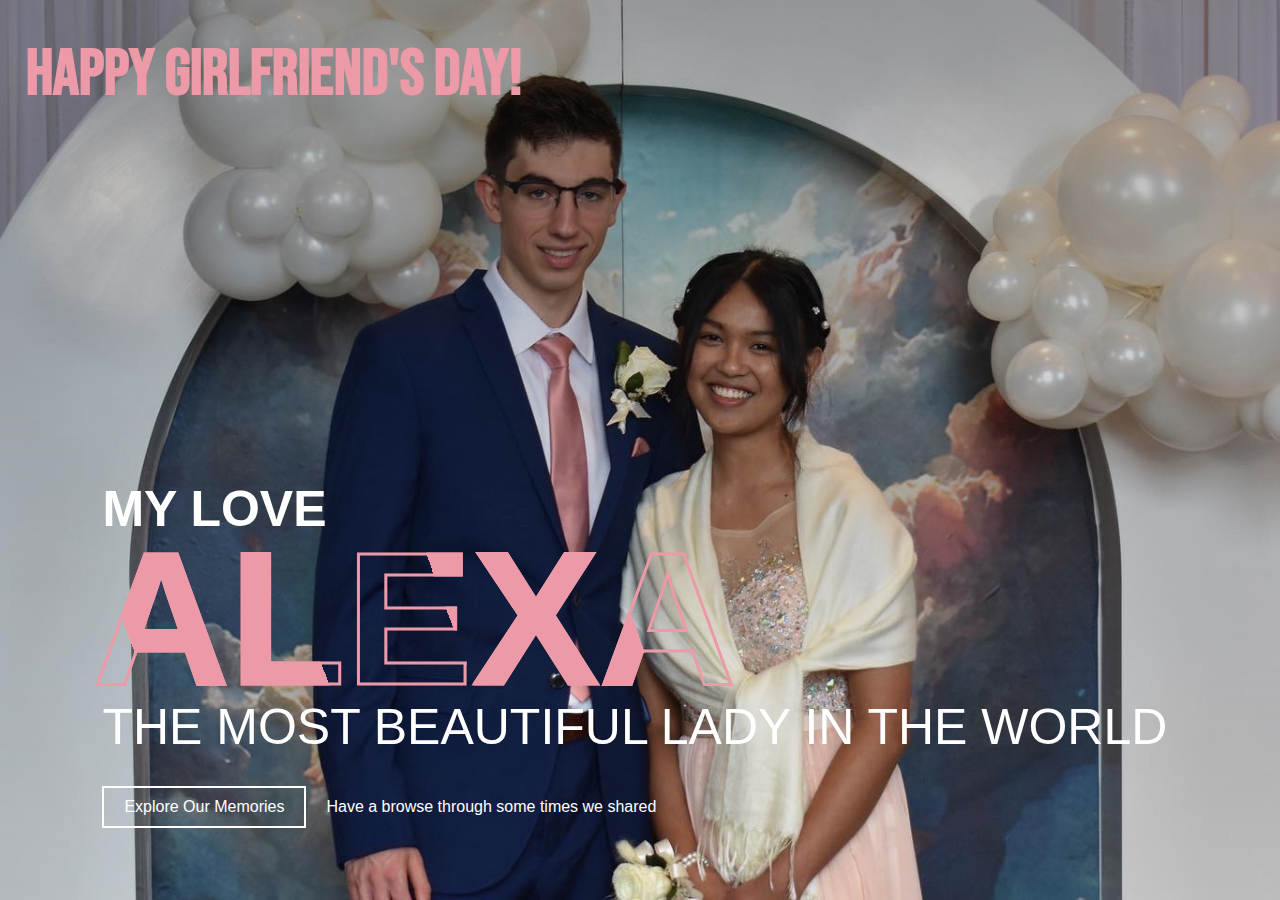
<file: index.html>
<!DOCTYPE html>
<html>
  <head>
    <meta name="viewport" content="width-device-width, initial-scale=1.0">
    <title>Alexa - Homepage</title>
    <link rel="stylesheet" href="styles/homepage.css">
    <link rel="preconnect" href="https://fonts.googleapis.com">
    <link rel="preconnect" href="https://fonts.gstatic.com" crossorigin>
    <link href="https://fonts.googleapis.com/css2?family=Bebas+Neue&display=swap" rel="stylesheet">
  </head>
  <body>
    <div class="container">
      <div class="title-box">
        <h1>HAPPY GIRLFRIEND'S DAY!</h1>
      </div>
      <div class="text-box">
        <p>MY LOVE</p>
        <h1>ALEXA</h1>
        <h3>THE MOST BEAUTIFUL LADY IN THE WORLD</h3>
        <div class="row">
          <a href="memories.html" target="_blank">Explore Our Memories</a>
          <span>Have a browse through some times we shared</span>
        </div>
      </div>
    </div>
    
  </body>
</html>
</file>
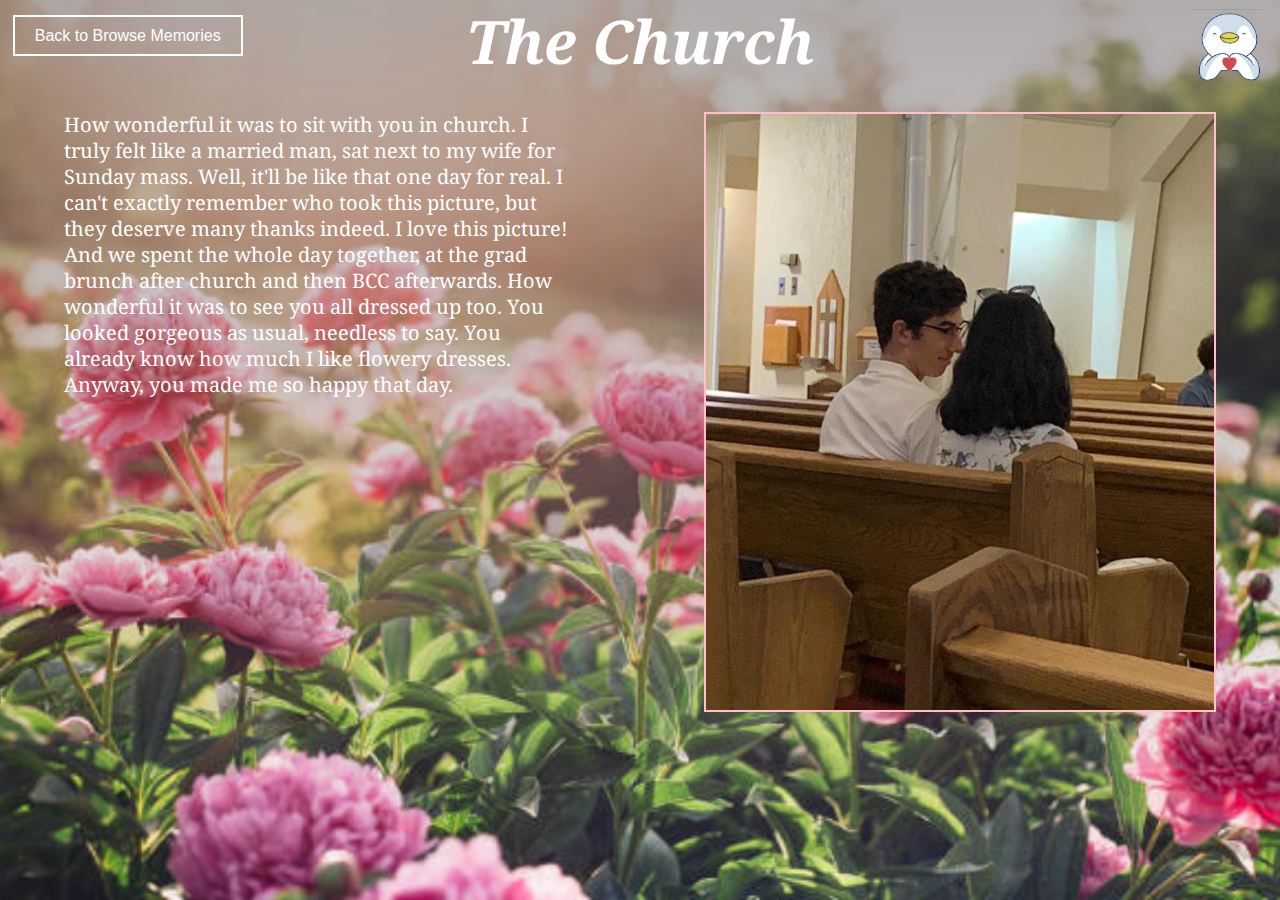
<file: church.html>
<!DOCTYPE html>
<html>
  <head>
    <title>Alexa - Chruch</title>
    <link rel="preconnect" href="https://fonts.googleapis.com">
    <link rel="preconnect" href="https://fonts.gstatic.com" crossorigin>
    <link href="https://fonts.googleapis.com/css2?family=Noto+Serif:ital@0;1&display=swap" rel="stylesheet">
    <link rel="stylesheet" href="styles/read.css">
  </head>
  <body>
    <div class="container">
      <h1 class="title">
        The Church
      </h1>
      <img class="merlin" src="styles/images/merlin-heart.png">
      <p class="text">
        How wonderful it was to sit with you in church.
        I truly felt like a married man, sat next 
        to my wife for Sunday mass. Well, it'll be like
        that one day for real. I can't exactly remember who took
        this picture, but they deserve many thanks indeed. I love
        this picture! And we spent the whole day together, at
        the grad brunch after church and then BCC afterwards.
        How wonderful it was to see you all dressed up too. 
        You looked gorgeous as usual, needless to say. You 
        already know how much I like flowery dresses. 
        Anyway, you made me so happy that day.
      </p>
      <img class="pic" src="styles/images/church-pic.jpg">
      <div class="button-box">
        <a class="back" href="memories.html">Back to Browse Memories</a>
      </div>
    </div>
  </body>
</html>
</file>
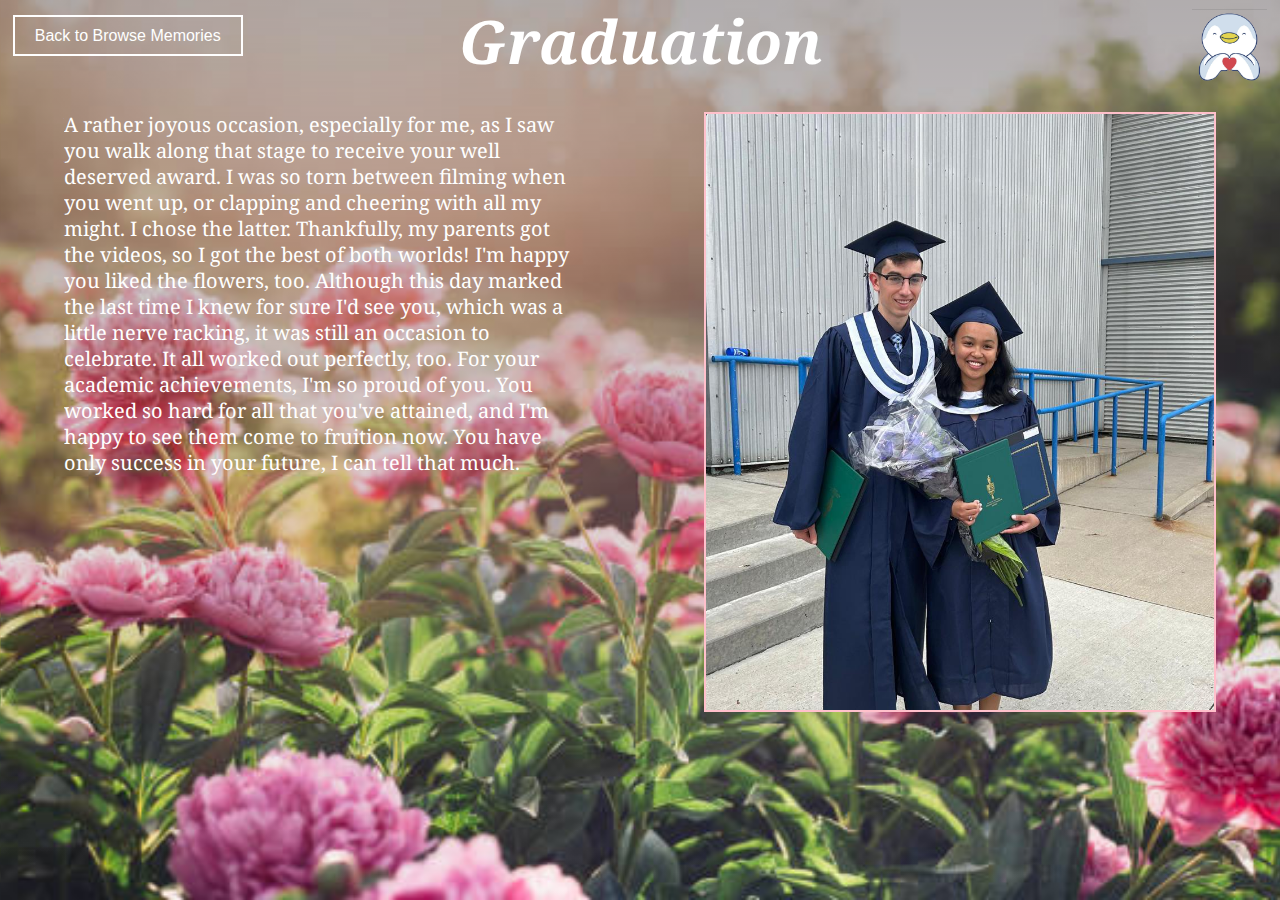
<file: grad.html>
<!DOCTYPE html>
<html>
  <head>
    <title>Alexa - Graduation</title>
    <link rel="preconnect" href="https://fonts.googleapis.com">
    <link rel="preconnect" href="https://fonts.gstatic.com" crossorigin>
    <link href="https://fonts.googleapis.com/css2?family=Noto+Serif:ital@0;1&display=swap" rel="stylesheet">
    <link rel="stylesheet" href="styles/read.css">
  </head>
  <body>
    <div class="container">
      <h1 class="title">
        Graduation
      </h1>
      <img class="merlin" src="styles/images/merlin-heart.png">
      <p class="text">
        A rather joyous occasion, especially for me,
        as I saw you walk along that stage to 
        receive your well deserved award. I was so 
        torn between filming when you went up, or clapping
        and cheering with all my might. I chose the latter.
        Thankfully, my parents got the videos, so I got the 
        best of both worlds! I'm happy you liked the flowers, too. 
        Although this day marked the last time I knew
        for sure I'd see you, which was a little nerve racking,
        it was still an occasion to celebrate. It all worked out
        perfectly, too. For your academic achievements, I'm so proud 
        of you. You worked so hard for all that you've attained,
        and I'm happy to see them come to fruition now. You
        have only success in your future, I can tell that much.
      </p>
      <img class="pic" src="styles/images/grad-pic.jpg">
      <div class="button-box">
        <a class="back" href="memories.html">Back to Browse Memories</a>
      </div>
    </div>
  </body>
</html>
</file>
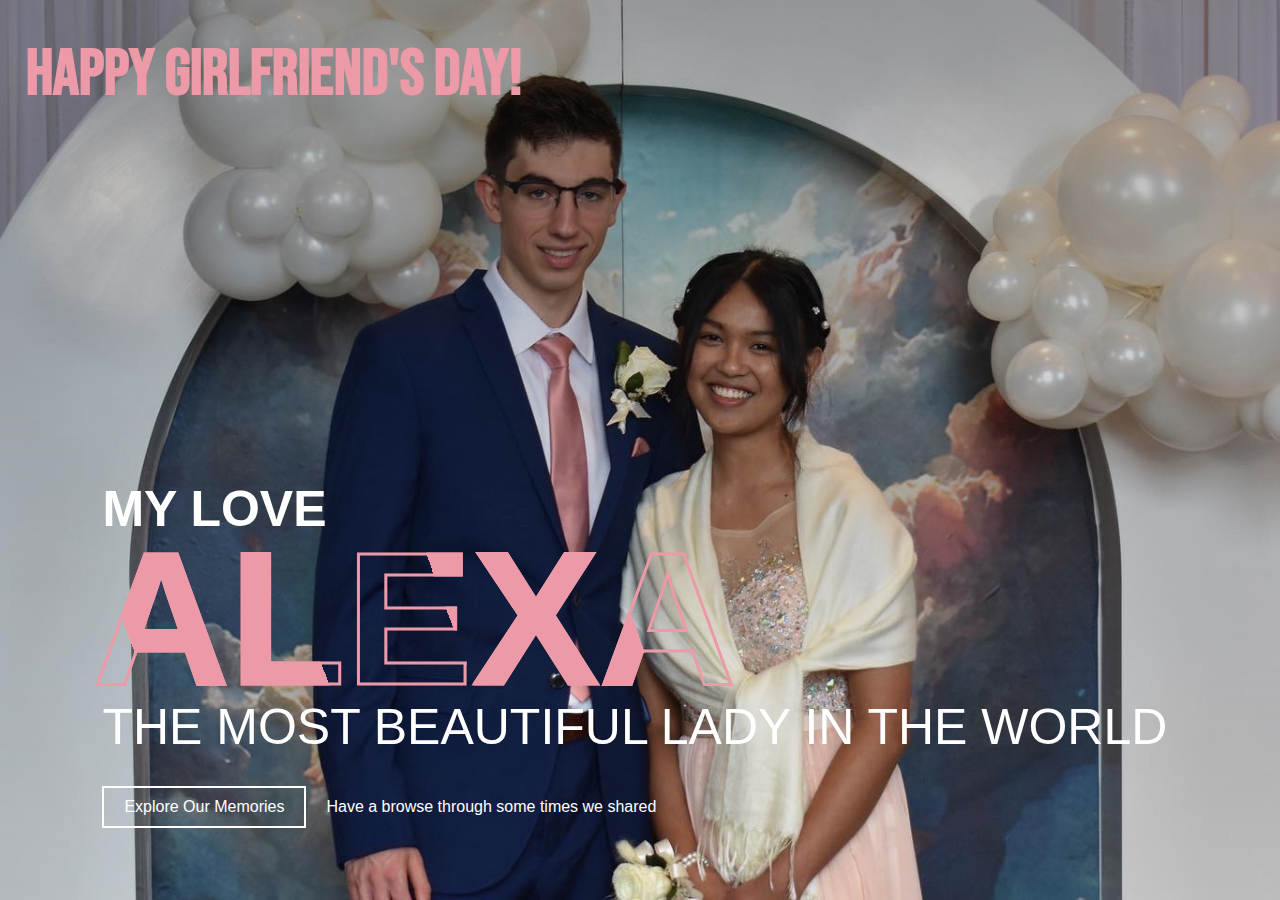
<file: homepage.html>
<!DOCTYPE html>
<html>
  <head>
    <meta name="viewport" content="width-device-width, initial-scale=1.0">
    <title>Alexa - Homepage</title>
    <link rel="stylesheet" href="styles/homepage.css">
    <link rel="preconnect" href="https://fonts.googleapis.com">
    <link rel="preconnect" href="https://fonts.gstatic.com" crossorigin>
    <link href="https://fonts.googleapis.com/css2?family=Bebas+Neue&display=swap" rel="stylesheet">
  </head>
  <body>
    <div class="container">
      <div class="title-box">
        <h1>HAPPY GIRLFRIEND'S DAY!</h1>
      </div>
      <div class="text-box">
        <p>MY LOVE</p>
        <h1>ALEXA</h1>
        <h3>THE MOST BEAUTIFUL LADY IN THE WORLD</h3>
        <div class="row">
          <a href="memories.html" target="_blank">Explore Our Memories</a>
          <span>Have a browse through some times we shared</span>
        </div>
      </div>
    </div>
    
  </body>
</html>
</file>
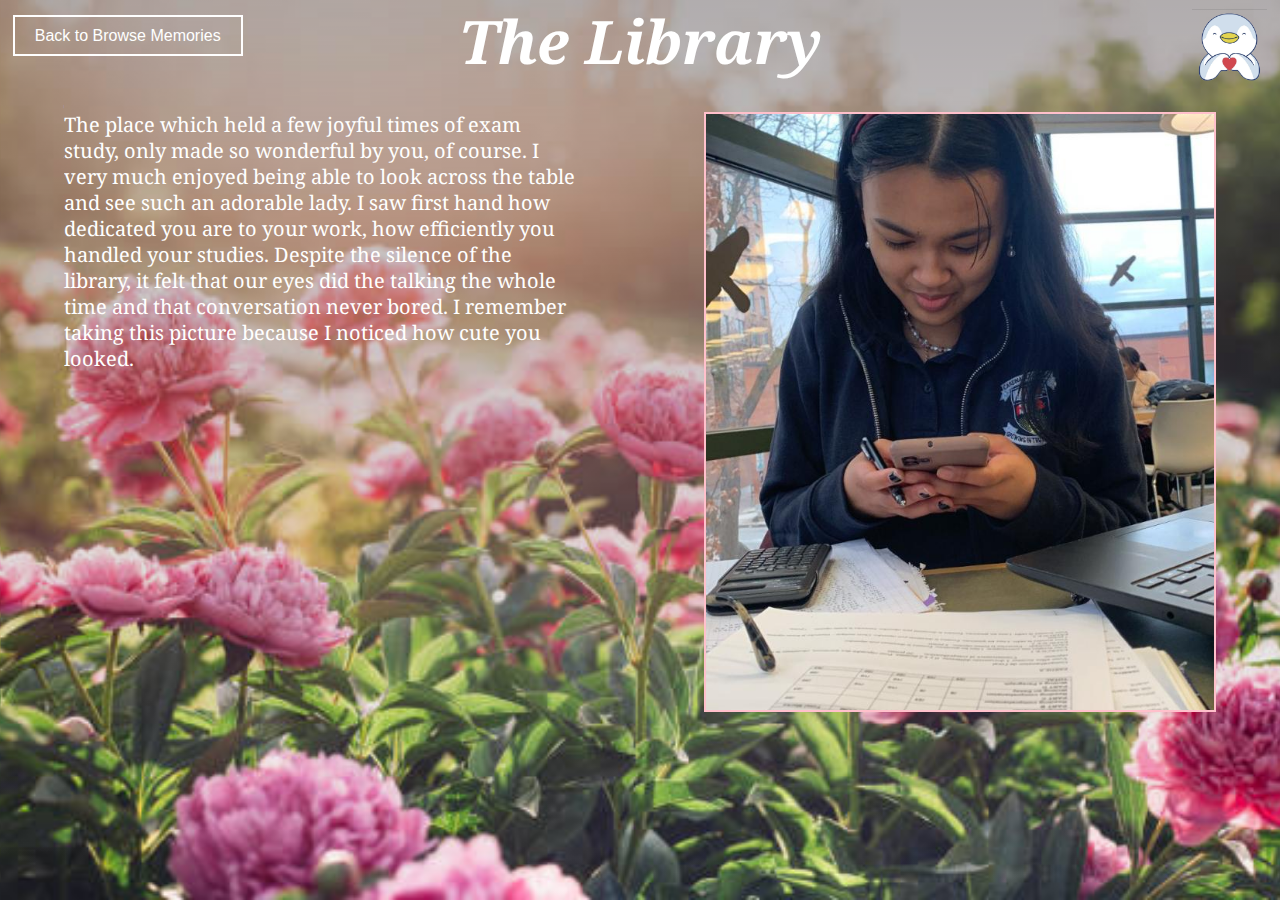
<file: library.html>
<!DOCTYPE html>
<html>
  <head>
    <title>Alexa - Library</title>
    <link rel="preconnect" href="https://fonts.googleapis.com">
    <link rel="preconnect" href="https://fonts.gstatic.com" crossorigin>
    <link href="https://fonts.googleapis.com/css2?family=Noto+Serif:ital@0;1&display=swap" rel="stylesheet">
    <link rel="stylesheet" href="styles/read.css">
  </head>
  <body>
    <div class="container">
      <h1 class="title">
        The Library
      </h1>
      <img class="merlin" src="styles/images/merlin-heart.png">
      <p class="text">
        The place which held a few joyful times
        of exam study, only made so wonderful by you,
        of course. I very much enjoyed being able to look
        across the table and see such an adorable lady.
        I saw first hand how dedicated you are to your work,
        how efficiently you handled your studies.
        Despite the silence of the library, it felt
        that our eyes did the talking the whole time
        and that conversation never bored. I remember taking
        this picture because I noticed how cute you looked.
      </p>
      <img class="pic" src="styles/images/library-pic.jpg">
      <div class="button-box">
        <a class="back" href="memories.html">Back to Browse Memories</a>
      </div>
    </div>
  </body>
</html>
</file>
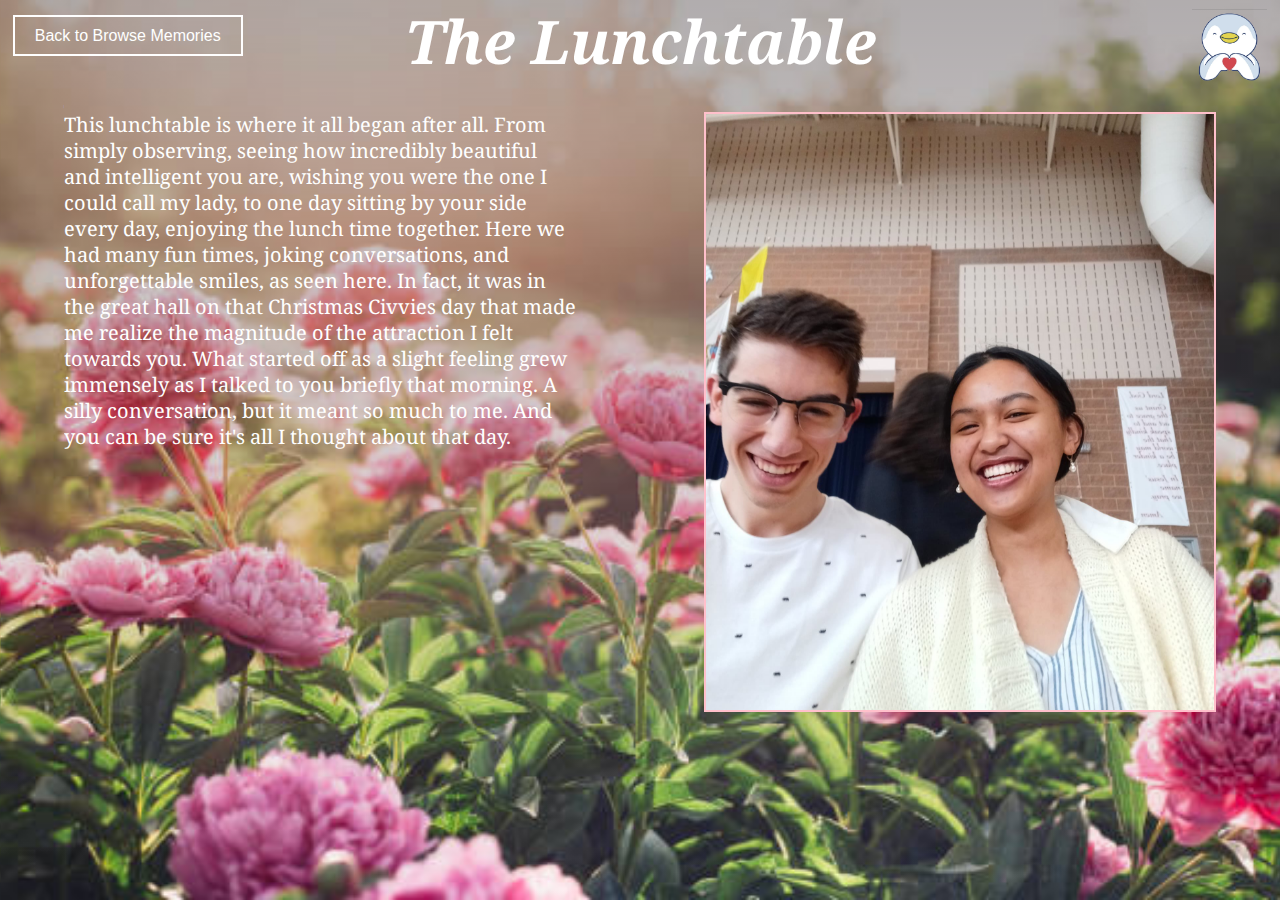
<file: lunchtable.html>
<!DOCTYPE html>
<html>
  <head>
    <title>Alexa - Lunchtable</title>
    <link rel="preconnect" href="https://fonts.googleapis.com">
    <link rel="preconnect" href="https://fonts.gstatic.com" crossorigin>
    <link href="https://fonts.googleapis.com/css2?family=Noto+Serif:ital@0;1&display=swap" rel="stylesheet">
    <link rel="stylesheet" href="styles/read.css">
  </head>
  <body>
    <div class="container">
      <h1 class="title">
        The Lunchtable
      </h1>
      <img class="merlin" src="styles/images/merlin-heart.png">
      <p class="text">
        This lunchtable is where it all began after all.
        From simply observing, seeing how incredibly
        beautiful and intelligent you are, wishing you
        were the one I could call my lady, to one day  
        sitting by your side every day, enjoying the 
        lunch time together. Here we had many fun times, 
        joking conversations, and unforgettable smiles, as seen here.
        In fact, it was in the great hall on that Christmas
        Civvies day that made me realize the magnitude of
        the attraction I felt towards you. What started off as a slight
        feeling grew immensely as I talked to you briefly that morning.
        A silly conversation, but it meant so much to me. And you 
        can be sure it's all I thought about that day.    
      </p>
      <img class="pic" src="styles/images/lunchtable-pic.jpg">
      <div class="button-box">
        <a class="back" href="memories.html">Back to Browse Memories</a>
      </div>
    </div>
  </body>
</html>
</file>
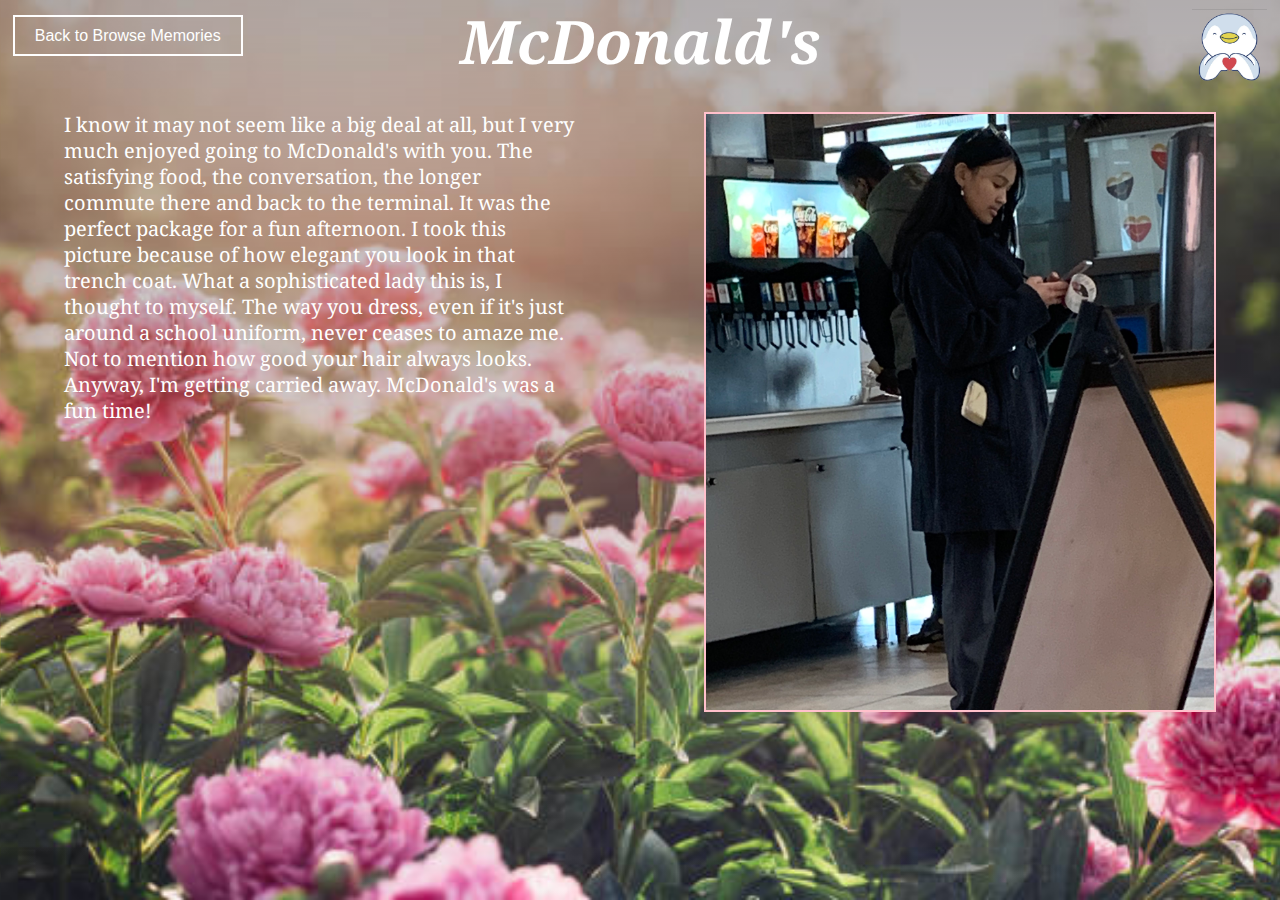
<file: mcdonalds.html>
<!DOCTYPE html>
<html>
  <head>
    <title>Alexa - McDonald's</title>
    <link rel="preconnect" href="https://fonts.googleapis.com">
    <link rel="preconnect" href="https://fonts.gstatic.com" crossorigin>
    <link href="https://fonts.googleapis.com/css2?family=Noto+Serif:ital@0;1&display=swap" rel="stylesheet">
    <link rel="stylesheet" href="styles/read.css">
  </head>
  <body>
    <div class="container">
      <h1 class="title">
        McDonald's
      </h1>
      <img class="merlin" src="styles/images/merlin-heart.png">
      <p class="text">
        I know it may not seem like a big deal at all,
        but I very much enjoyed going to McDonald's with you.
        The satisfying food, the conversation, the longer commute there
        and back to the terminal. It was the perfect package for 
        a fun afternoon. I took this picture because of how
        elegant you look in that trench coat. What a sophisticated
        lady this is, I thought to myself. The way you dress, even 
        if it's just around a school uniform, never ceases to amaze me.
        Not to mention how good your hair always looks. Anyway, I'm 
        getting carried away. McDonald's was a fun time!
      </p>
      <img class="pic" src="styles/images/mcdonald-pic.jpg">
      <div class="button-box">
        <a class="back" href="memories.html">Back to Browse Memories</a>
      </div>
    </div>
  </body>
</html>
</file>
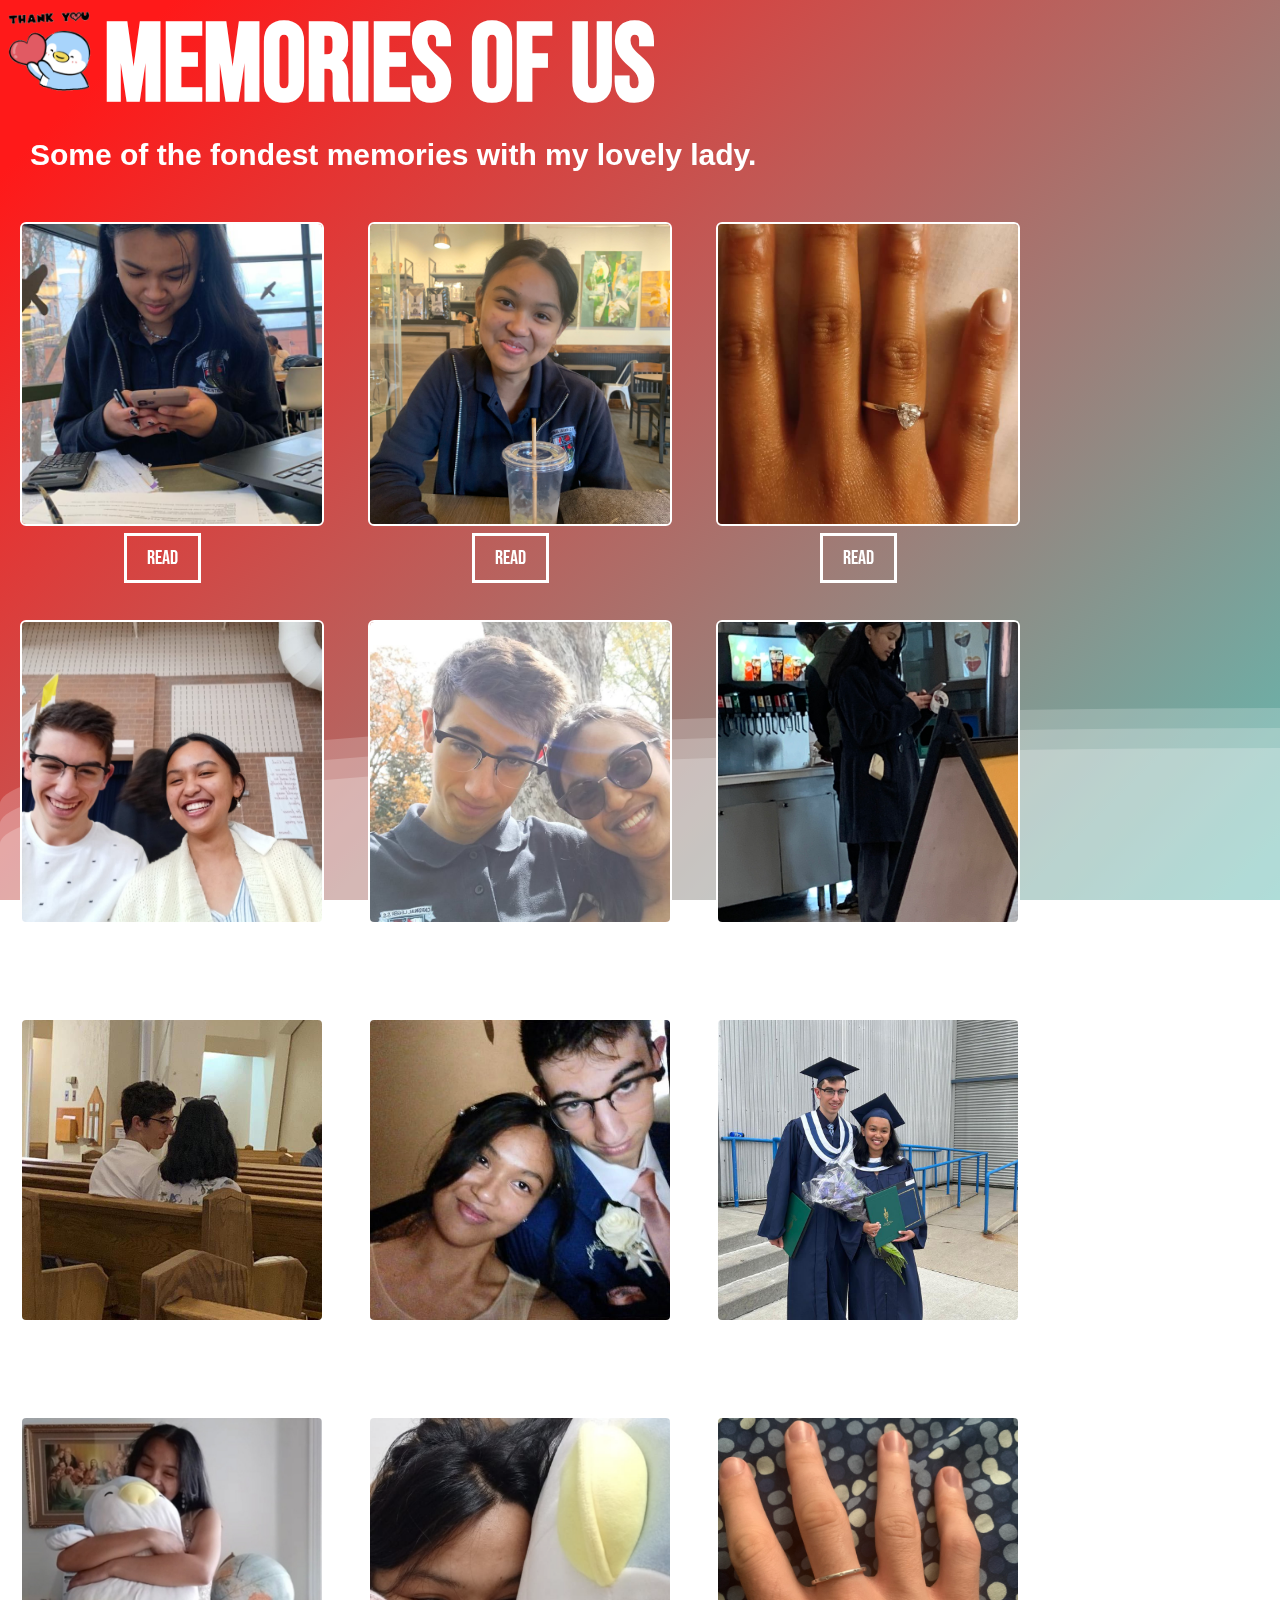
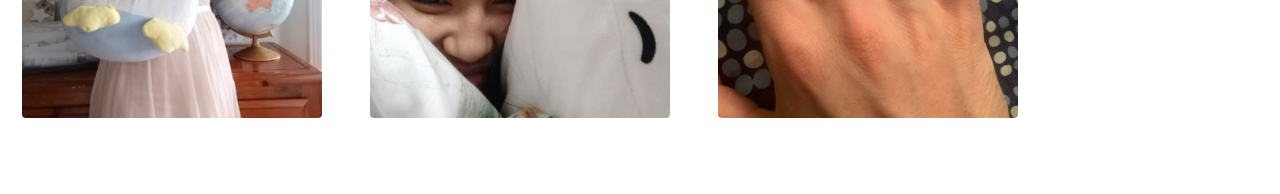
<file: memories.html>
<!DOCTYPE html>
<html>
  <head>
    <title>Alexa - Browse Memories</title>
    <link rel="stylesheet" href="styles/memories.css">
    <link rel="preconnect" href="https://fonts.googleapis.com">
    <link rel="preconnect" href="https://fonts.gstatic.com" crossorigin>
    <link href="https://fonts.googleapis.com/css2?family=Bebas+Neue&display=swap" rel="stylesheet">
  </head>
  <body>
    <img class="thank-you-pic" src="styles/images/thank-you.png">
    <h1 class="title">
      MEMORIES OF US
    </h1>
    <h2 class="subheading">
      Some of the fondest memories with my lovely lady.
    </h2>
    <div class="container">
      <div>
        <div class="box">
        <img class="pic" src="styles/images/library-pic.jpg">
        <p>
          <a href="library.html">READ</a>
        </p>
      </div>

      <div class="box">
        <img class="pic" src="styles/images/sergovia-pic.jpg">
        <p>
          <a href="sergovia.html">READ</a>
        </p>
      </div>

      <div class="box">
        <img class="pic" src="styles/images/ring-pic.jpg">
        <p>
          <a href="ring.html">READ</a>
        </p>
      </div>

      <div class="box">
        <img class="pic" src="styles/images/lunchtable-pic.jpg">
        <p>
          <a href="lunchtable.html">READ</a>
        </p>
      </div>

      <div class="box">
        <img class="pic" src="styles/images/park-pic.jpg">
        <p>
          <a href="park.html">READ</a>
        </p>
      </div>

      <div class="box">
        <img class="pic" src="styles/images/mcdonald-pic.jpg">
        <p>
          <a href="mcdonalds.html">READ</a>
        </p>
      </div>

      <div class="box">
        <img class="pic" src="styles/images/church-pic.jpg">
        <p>
          <a href="church.html">READ</a>
        </p>
      </div>

      <div class="box">
        <img class="pic" src="styles/images/prom-pic-2.jpg">
        <p>
          <a href="prom.html">READ</a>
        </p>
      </div>

      <div class="box">
        <img class="pic" src="styles/images/grad-pic.jpg">
        <p>
          <a href="grad.html">READ</a>
        </p>
      </div>

      <div class="box">
        <img class="pic" src="styles/images/merlin-pic.jpg">
        <p>
          <a href="merlin-hug.html">READ</a>
        </p>
      </div>

      <div class="box">
        <img class="pic" src="styles/images/merlin-pic-2.png">
        <p>
          <a href="merlin-hug2.html">READ</a>
        </p>
      </div>

      <div class="box">
        <img class="pic" src="styles/images/ring-pic-2.jpg">
        <p>
          <a href="ring2.html">READ</a>
        </p>
      </div>
    </div>



    

    <div class="wave"></div>
    <div class="wave"></div>
    <div class="wave"></div>
  </body>
</html>
</file>
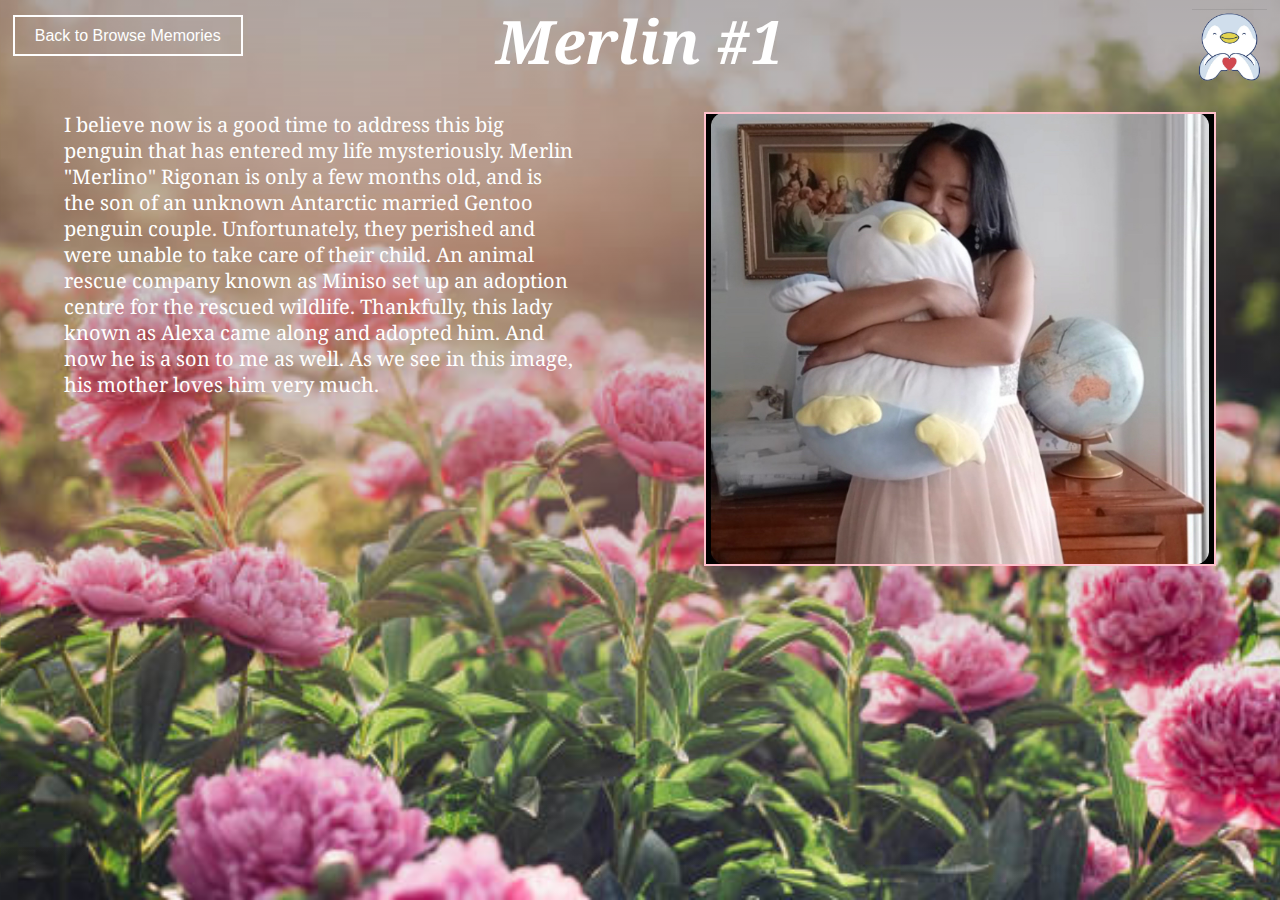
<file: merlin-hug.html>
<!DOCTYPE html>
<html>
  <head>
    <title>Alexa - Merlin #1</title>
    <link rel="preconnect" href="https://fonts.googleapis.com">
    <link rel="preconnect" href="https://fonts.gstatic.com" crossorigin>
    <link href="https://fonts.googleapis.com/css2?family=Noto+Serif:ital@0;1&display=swap" rel="stylesheet">
    <link rel="stylesheet" href="styles/read.css">
  </head>
  <body>
    <div class="container">
      <h1 class="title">
        Merlin #1
      </h1>
      <img class="merlin" src="styles/images/merlin-heart.png">
      <p class="text">
        I believe now is a good time to address this big 
        penguin that has entered my life mysteriously.
        Merlin "Merlino" Rigonan is only a few months old,
        and is the son of an unknown Antarctic married
        Gentoo penguin couple. Unfortunately, they perished
        and were unable to take care of their child. An animal
        rescue company known as Miniso set up an adoption centre
        for the rescued wildlife. Thankfully, this lady known
        as Alexa came along and adopted him. And now he is
        a son to me as well. As we see in this image, his
        mother loves him very much.
      </p>
      <img class="pic" src="styles/images/merlin-pic.jpg">
      <div class="button-box">
        <a class="back" href="memories.html">Back to Browse Memories</a>
      </div>
    </div>
  </body>
</html>
</file>
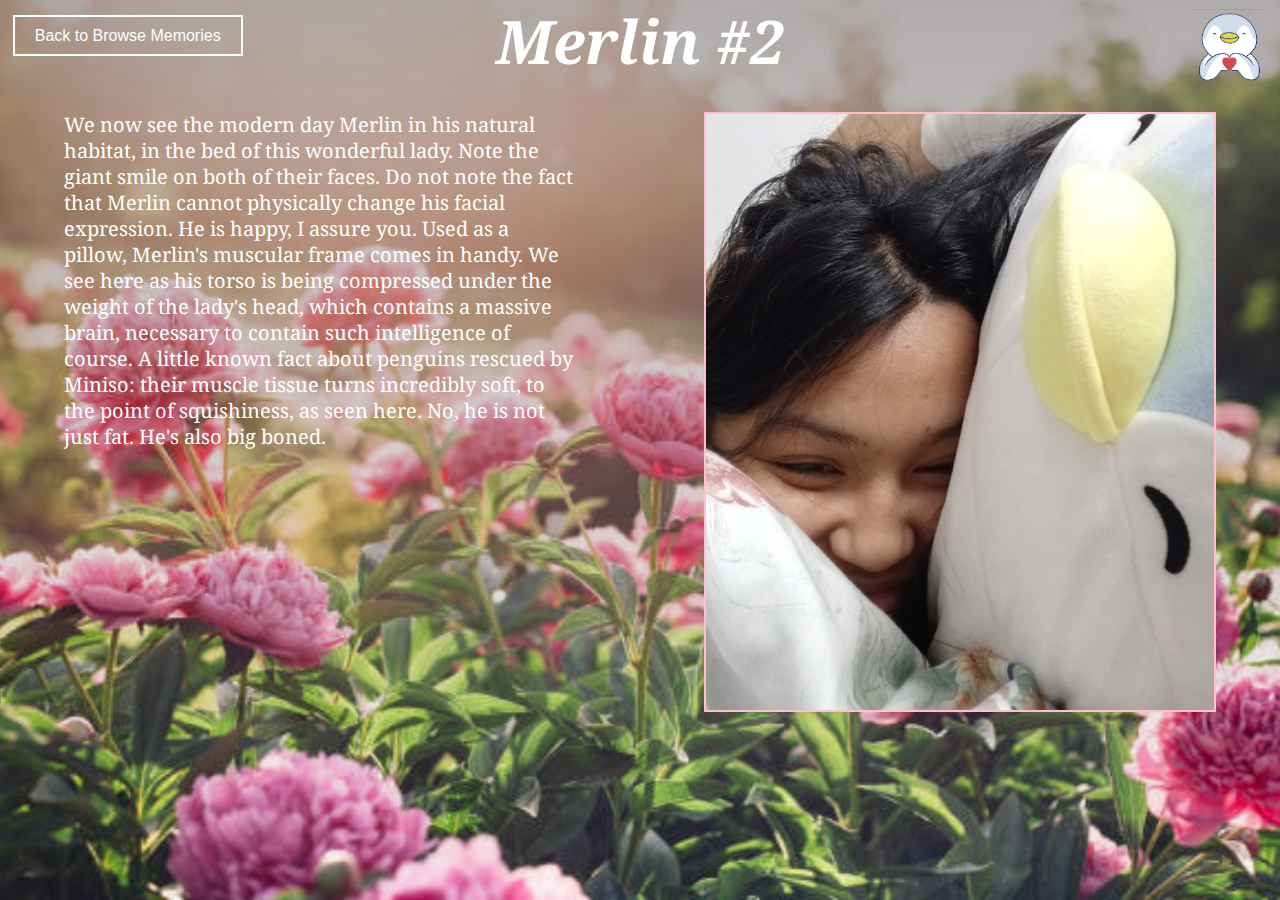
<file: merlin-hug2.html>
<!DOCTYPE html>
<html>
  <head>
    <title>Alexa - Merlin #2</title>
    <link rel="preconnect" href="https://fonts.googleapis.com">
    <link rel="preconnect" href="https://fonts.gstatic.com" crossorigin>
    <link href="https://fonts.googleapis.com/css2?family=Noto+Serif:ital@0;1&display=swap" rel="stylesheet">
    <link rel="stylesheet" href="styles/read.css">
  </head>
  <body>
    <div class="container">
      <h1 class="title">
        Merlin #2
      </h1>
      <img class="merlin" src="styles/images/merlin-heart.png">
      <p class="text">
        We now see the modern day Merlin in his natural
        habitat, in the bed of this wonderful lady. Note
        the giant smile on both of their faces. Do not note 
        the fact that Merlin cannot physically change 
        his facial expression. He is happy, I assure you. 
        Used as a pillow, Merlin's muscular frame comes in handy.
        We see here as his torso is being compressed under the weight of
        the lady's head, which contains a massive brain, necessary to
        contain such intelligence of course. A little known fact about 
        penguins rescued by Miniso: their muscle tissue turns incredibly soft,
        to the point of squishiness, as seen here. No, he is not just fat.
        He's also big boned. 
      </p>
      <img class="pic" src="styles/images/merlin-pic-2.png">
      <div class="button-box">
        <a class="back" href="memories.html">Back to Browse Memories</a>
      </div>
    </div>
  </body>
</html>
</file>
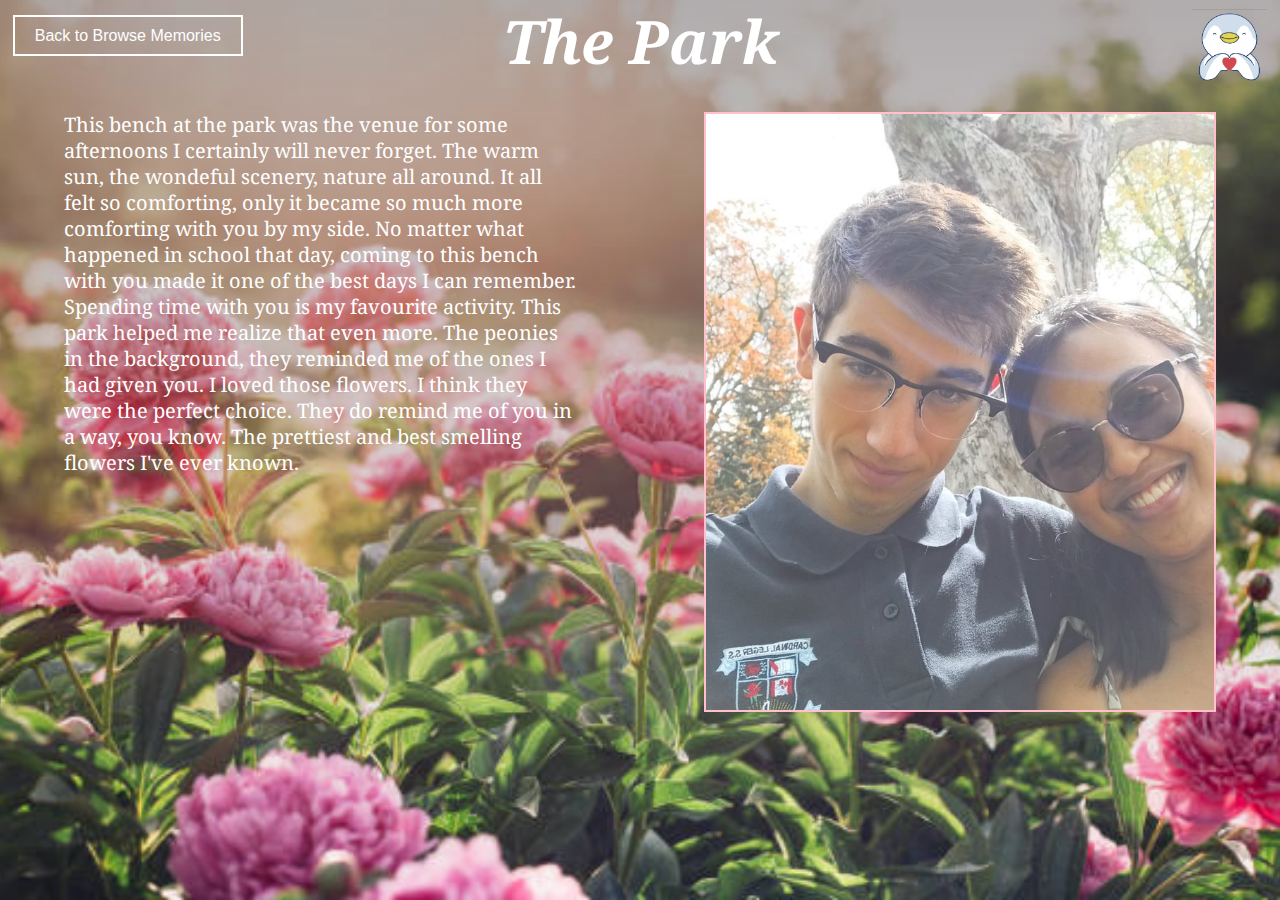
<file: park.html>
<!DOCTYPE html>
<html>
  <head>
    <title>Alexa - Park</title>
    <link rel="preconnect" href="https://fonts.googleapis.com">
    <link rel="preconnect" href="https://fonts.gstatic.com" crossorigin>
    <link href="https://fonts.googleapis.com/css2?family=Noto+Serif:ital@0;1&display=swap" rel="stylesheet">
    <link rel="stylesheet" href="styles/read.css">
  </head>
  <body>
    <div class="container">
      <h1 class="title">
        The Park
      </h1>
      <img class="merlin" src="styles/images/merlin-heart.png">
      <p class="text">
        This bench at the park was the venue for 
        some afternoons I certainly will never
        forget. The warm sun, the wondeful scenery, nature
        all around. It all felt so comforting, only it became
        so much more comforting with you by my side. 
        No matter what happened in school that day,
        coming to this bench with you made it one of the 
        best days I can remember. Spending time with you 
        is my favourite activity. This park helped me realize that
        even more. The peonies in the background, they reminded me
        of the ones I had given you. I loved those flowers. 
        I think they were the perfect choice. They do remind me of you
        in a way, you know. The prettiest and best smelling flowers
        I've ever known.
      </p>
      <img class="pic" src="styles/images/park-pic.jpg">
      <div class="button-box">
        <a class="back" href="memories.html">Back to Browse Memories</a>
      </div>
    </div>
  </body>
</html>
</file>
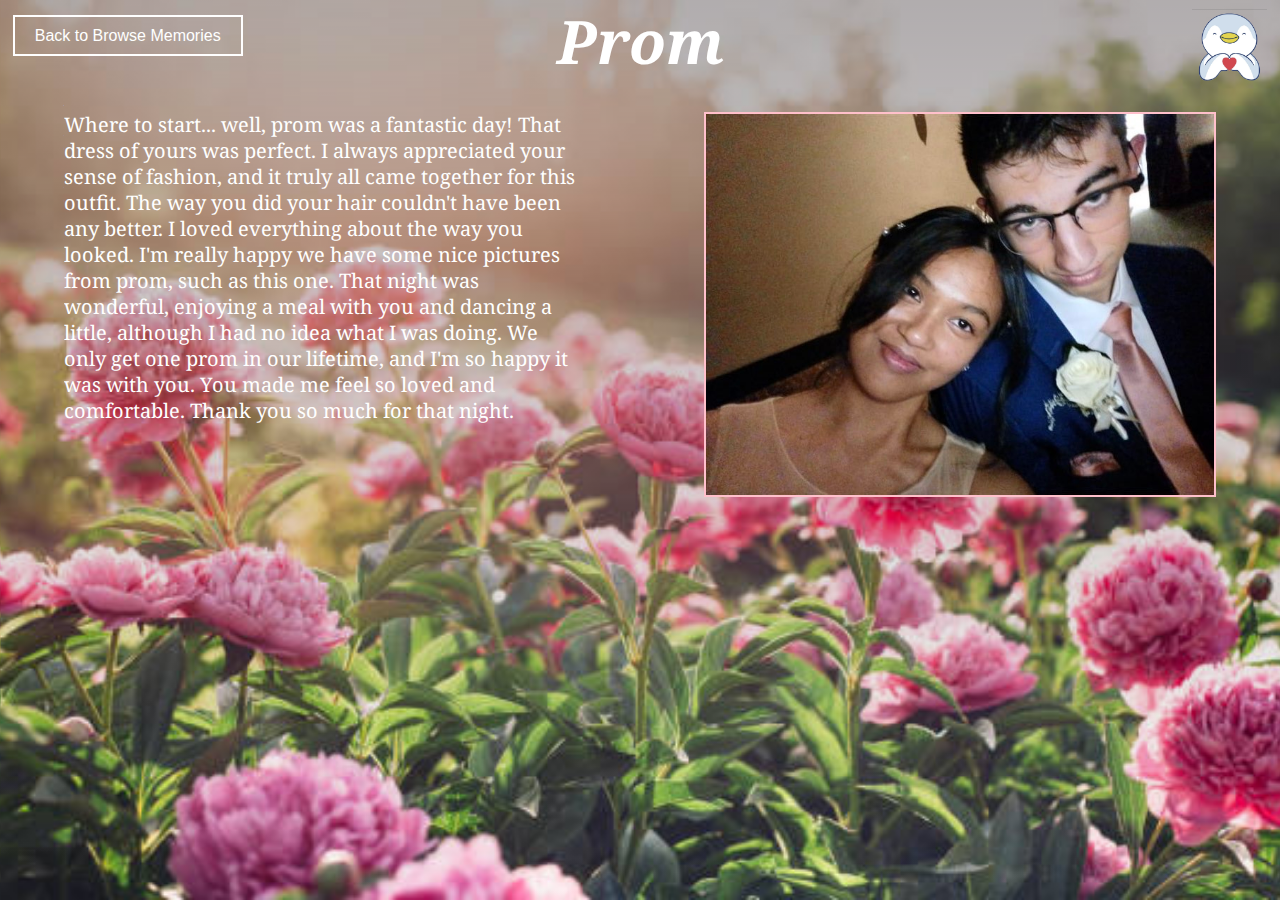
<file: prom.html>
<!DOCTYPE html>
<html>
  <head>
    <title>Alexa - Prom</title>
    <link rel="preconnect" href="https://fonts.googleapis.com">
    <link rel="preconnect" href="https://fonts.gstatic.com" crossorigin>
    <link href="https://fonts.googleapis.com/css2?family=Noto+Serif:ital@0;1&display=swap" rel="stylesheet">
    <link rel="stylesheet" href="styles/read.css">
  </head>
  <body>
    <div class="container">
      <h1 class="title">
        Prom
      </h1>
      <img class="merlin" src="styles/images/merlin-heart.png">
      <p class="text">
        Where to start... well, prom was a fantastic day!
        That dress of yours was perfect. I always appreciated
        your sense of fashion, and it truly all came
        together for this outfit. The way you did your hair 
        couldn't have been any better. I loved everything about 
        the way you looked. I'm really happy we have some nice pictures
        from prom, such as this one. That night was wonderful, enjoying
        a meal with you and dancing a little, although I had no idea
        what I was doing. We only get one prom in our lifetime, and I'm 
        so happy it was with you. You made me feel so loved and comfortable.
        Thank you so much for that night.
      </p>
      <img class="pic" src="styles/images/prom-pic-2.jpg">
      <div class="button-box">
        <a class="back" href="memories.html">Back to Browse Memories</a>
      </div>
    </div>
  </body>
</html>
</file>
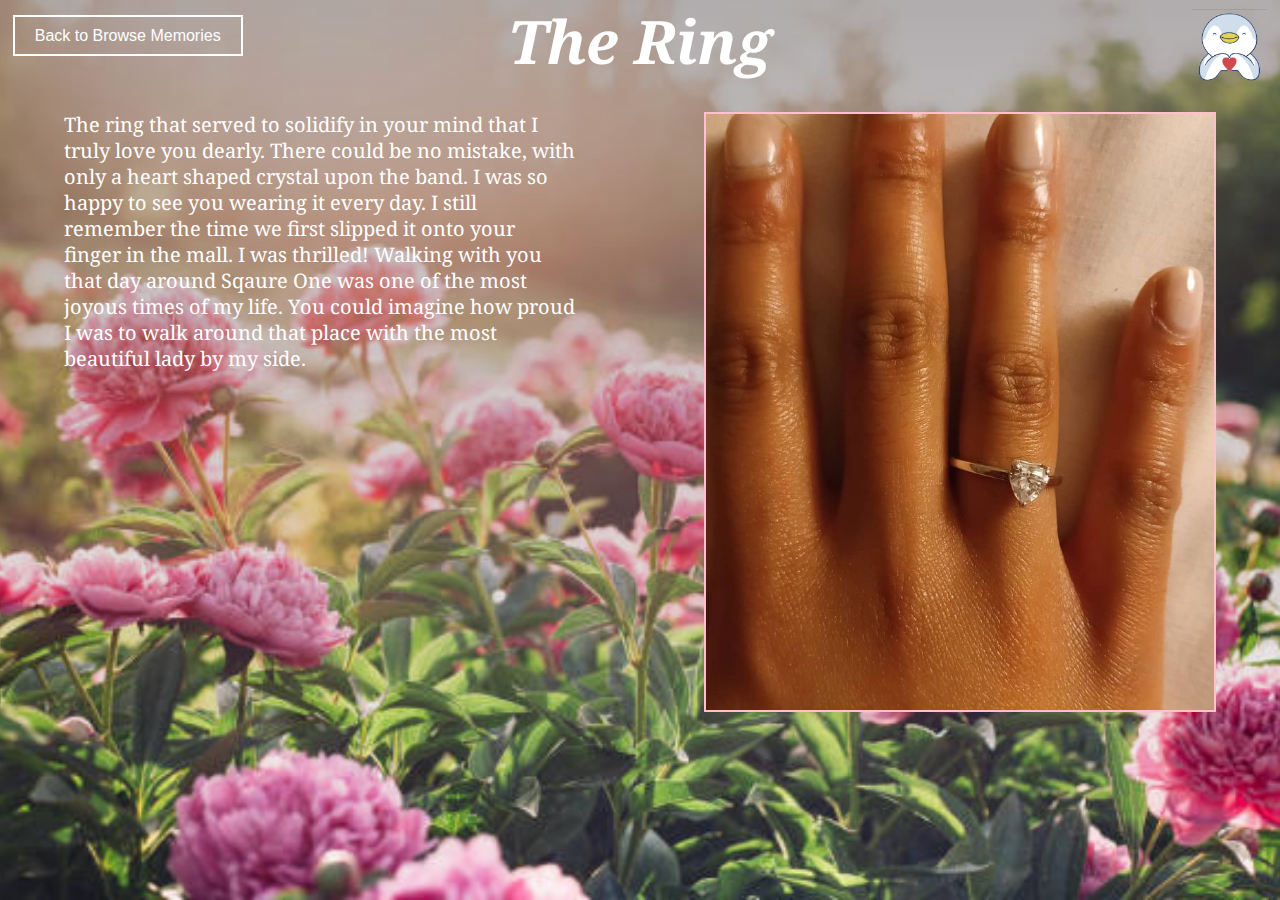
<file: ring.html>
<!DOCTYPE html>
<html>
  <head>
    <title>Alexa - Ring</title>
    <link rel="preconnect" href="https://fonts.googleapis.com">
    <link rel="preconnect" href="https://fonts.gstatic.com" crossorigin>
    <link href="https://fonts.googleapis.com/css2?family=Noto+Serif:ital@0;1&display=swap" rel="stylesheet">
    <link rel="stylesheet" href="styles/read.css">
  </head>
  <body>
    <div class="container">
      <h1 class="title">
        The Ring
      </h1>
      <img class="merlin" src="styles/images/merlin-heart.png">
      <p class="text">
        The ring that served to solidify in your mind that 
        I truly love you dearly. There could be
        no mistake, with only a heart shaped
        crystal upon the band. I was so happy to see you 
        wearing it every day. I still remember the time
        we first slipped it onto your finger in the 
        mall. I was thrilled! Walking with you that day
        around Sqaure One was one of the most joyous times of my
        life. You could imagine how proud I was to walk 
        around that place with the most beautiful lady 
        by my side.
      </p>
      <img class="pic" src="styles/images/ring-pic.jpg">
      <div class="button-box">
        <a class="back" href="memories.html">Back to Browse Memories</a>
      </div>
    </div>
  </body>
</html>
</file>
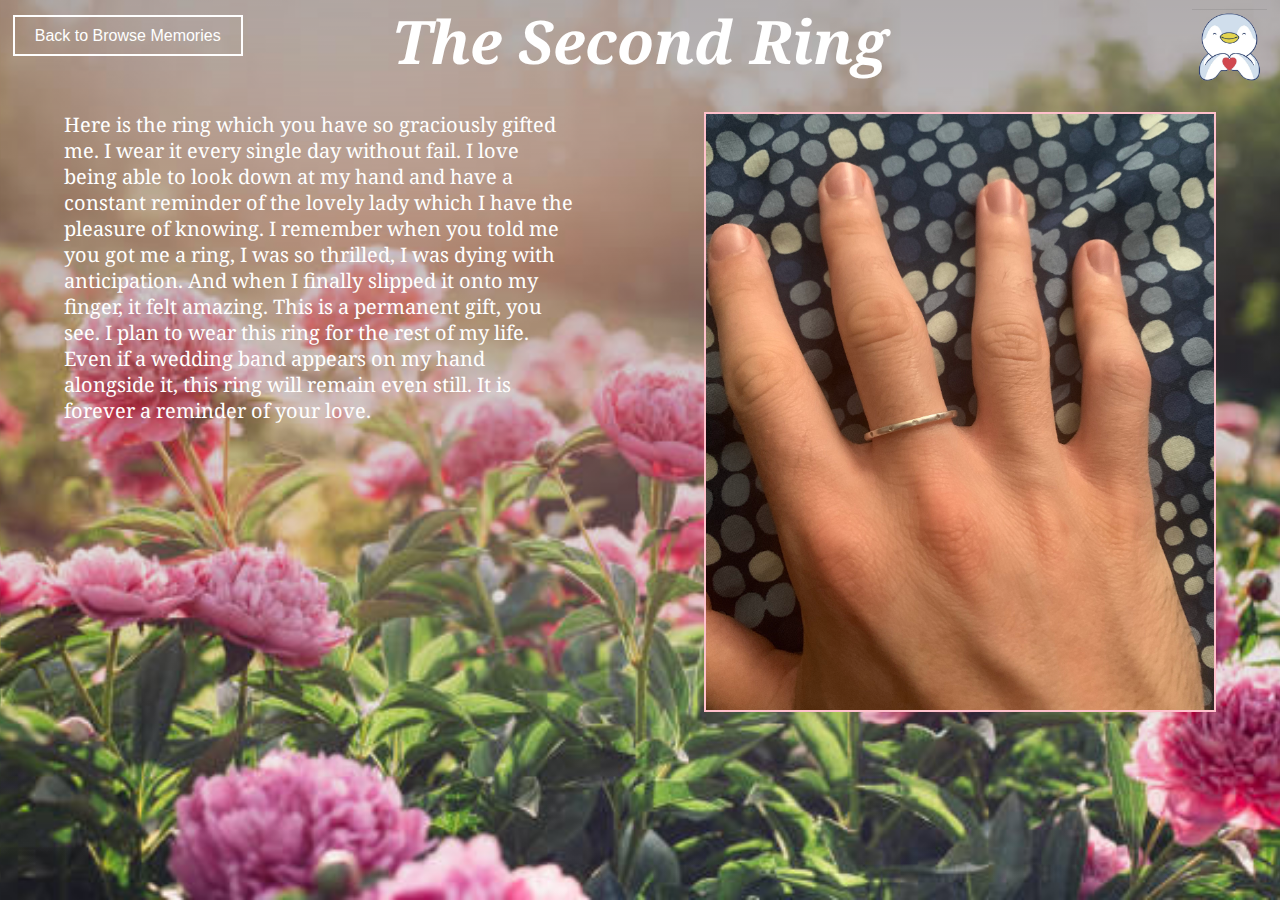
<file: ring2.html>
<!DOCTYPE html>
<html>
  <head>
    <title>Alexa - Second Ring</title>
    <link rel="preconnect" href="https://fonts.googleapis.com">
    <link rel="preconnect" href="https://fonts.gstatic.com" crossorigin>
    <link href="https://fonts.googleapis.com/css2?family=Noto+Serif:ital@0;1&display=swap" rel="stylesheet">
    <link rel="stylesheet" href="styles/read.css">
  </head>
  <body>
    <div class="container">
      <h1 class="title">
        The Second Ring
      </h1>
      <img class="merlin" src="styles/images/merlin-heart.png">
      <p class="text">
        Here is the ring which you have 
        so graciously gifted me. I wear it every single day without
        fail. I love being able to look down at my hand
        and have a constant reminder of the lovely 
        lady which I have the pleasure of knowing.
        I remember when you told me you got me a ring,
        I was so thrilled, I was dying with anticipation.
        And when I finally slipped it onto my finger,
        it felt amazing. This is a permanent gift, you see. I 
        plan to wear this ring for the rest of my life. Even if
        a wedding band appears on my hand alongside it,
        this ring will remain even still. It is forever a reminder of
        your love.
      </p>
      <img class="pic" src="styles/images/ring-pic-2.jpg">
      <div class="button-box">
        <a class="back" href="memories.html">Back to Browse Memories</a>
      </div>
    </div>
  </body>
</html>
</file>
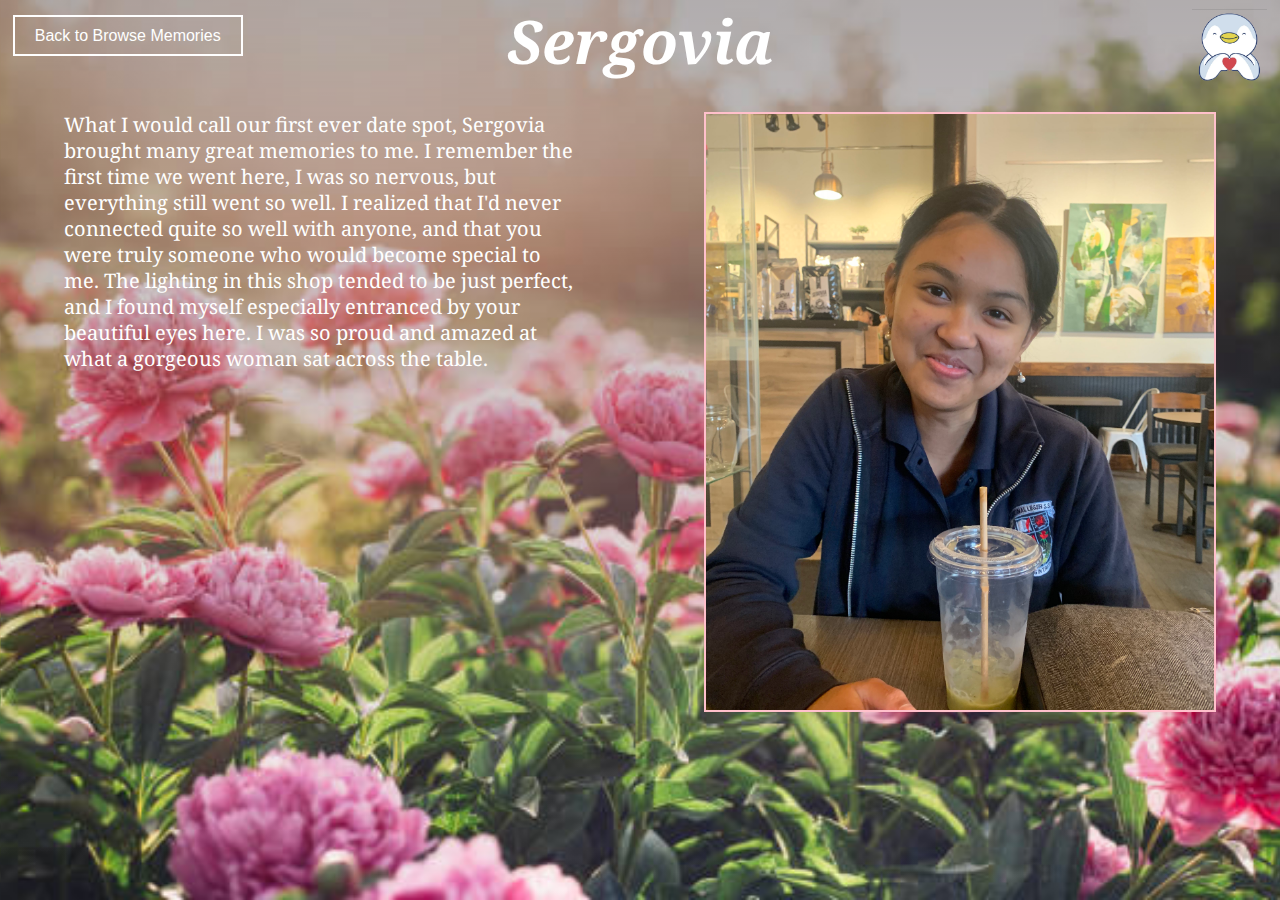
<file: sergovia.html>
<!DOCTYPE html>
<html>
  <head>
    <title>Alexa - Sergovia</title>
    <link rel="preconnect" href="https://fonts.googleapis.com">
    <link rel="preconnect" href="https://fonts.gstatic.com" crossorigin>
    <link href="https://fonts.googleapis.com/css2?family=Noto+Serif:ital@0;1&display=swap" rel="stylesheet">
    <link rel="stylesheet" href="styles/read.css">
  </head>
  <body>
    <div class="container">
      <h1 class="title">
        Sergovia
      </h1>
      <img class="merlin" src="styles/images/merlin-heart.png">
      <p class="text">
        What I would call our first ever date spot, Sergovia 
        brought many great memories to me. I remember
        the first time we went here, I was so nervous,
        but everything still went so well. I realized that
        I'd never connected quite so well with anyone,
        and that you were truly someone who would become
        special to me. The lighting in this shop tended
        to be just perfect, and I found myself especially 
        entranced by your beautiful eyes here. I was so proud 
        and amazed at what a gorgeous woman sat across
        the table.
      </p>
      <img class="pic" src="styles/images/sergovia-pic.jpg">
      <div class="button-box">
        <a class="back" href="memories.html">Back to Browse Memories</a>
      </div>
    </div>
  </body>
</html>
</file>
<file: styles/homepage.css>
*
{
  margin: 0;
  padding: 0;
  box-sizing: border-box;
  font-family: 'poppins', sans-serif;
}
.container
{
  width: 100%;
  height: 100vh;
  background-image: linear-gradient(rgba(0,0,0,0.3),transparent),url(images/prom-pic-1.jpg);
  background-size: cover;
  background-position: center;
  padding: 0 8%;
  position: relative;
}
.title-box
{
  color: rgb(237, 154, 168);
  position: absolute;
  top: 4%;
  left: 2%;
}
.title-box h1
{
  font-family: 'Bebas Neue', sans-serif;
  font-size: 65px;
}
.text-box
{
  color: #fff;
  position: absolute;
  bottom: 8%;
}
.text-box p
{
  font-size: 50px;
  font-weight: 600;
}
.text-box h1
{
  color: transparent;
  font-size: 190px;
  line-height: 160px;
  margin-left: -10px;
  -webkit-text-stroke: 3px rgb(237, 154, 168);
  background: url(images/back.png);
  -webkit-background-clip: text;
  background-position: 0 0;
  animation: back 20s linear infinite;
}
@keyframes back
{
  100%
  {
    background-position: 2000px 0; 
  }
}
.text-box h3
{
  font-size: 50px;
  font-weight: 500;
}
.text-box .row
{
  display: flex;
  align-items: center;
  flex-wrap: wrap;
  margin-top: 30px;
}
.text-box a
{
  color: #fff;
  text-decoration: none;
  padding: 10px 20px;
  margin-right: 20px;
  border: 2px solid #fff;
}
</file>
<file: styles/read.css>
*
{
  margin: 0;
  padding: 0;
  box-sizing: border-box;
  font-family: 'poppins', sans-serif;
}
.container
{
  width: 100%;
  height: 100vh;
  background-image: linear-gradient(rgba(0,0,0,0.3),transparent),url(images/peonies-background.jpg);
  background-size: cover;
  background-position: center;
  padding: 0 8%;
  position: relative;
}
.button-box
{
  position: absolute;
  top: 3%;
  left: 1%;
}
.back
{
  color: #fff;
  text-decoration: none;
  margin-top: 15px;
  padding: 10px 20px;
  border: 2px solid #fff;
}
.title
{
  text-align: center;
  color: #fff;
  font-family: 'Noto Serif', serif;
  font-style: italic;
  font-size: 60px;
  margin-bottom: 30px;
}
.text
{
  position: absolute;
  left: 5%;
  width: 40%;
  max-height: 600px;
  color: white;
  font-family: 'Noto Serif', serif;
  font-size: 20px;
  line-height: 26px;
}
.pic
{
  position: absolute;
  right: 5%;
  width: 40%;
  max-height: 600px;
  object-fit: cover;
  object-position: center;
  border-color: pink;
  border-width: 2px;
  border-style: solid;
}
.merlin
{
  position: absolute;
  top: 1%;
  right: 1%;
  width: 75px;
  height: 75px;
}
</file>
<file: styles/memories.css>
*
{
  margin: 0;
  padding: 0;
}
body 
{
  background: linear-gradient(315deg, rgba(101,0,94,1) 3%, rgba(60,132,206,1) 38%, rgba(48,238,226,1) 68%, rgba(255,25,25,1) 98%);
  animation: gradient 15s ease infinite;
  background-size: 400% 400%;
  background-attachment: fixed;
}

@keyframes gradient 
{
  0% {
    background-position: 0% 0%;
  }
  50% {
    background-position: 100% 100%;
  }
  100% {
    background-position: 0% 0%;
  }
}

.wave 
{
  background: rgb(255 255 255 / 25%);
  border-radius: 1000% 1000% 0 0;
  position: fixed;
  width: 200%;
  height: 12em;
  animation: wave 10s -3s linear infinite;
  transform: translate3d(0, 0, 0);
  opacity: 0.8;
  bottom: 0;
  left: 0;
  z-index: -1;
}

.wave:nth-of-type(2) 
{
  bottom: -1.25em;
  animation: wave 18s linear reverse infinite;
  opacity: 0.8;
}

.wave:nth-of-type(3) 
{
  bottom: -2.5em;
  animation: wave 20s -1s reverse infinite;
  opacity: 0.9;
}

@keyframes wave 
{
  2% {
      transform: translateX(1);
  }

  25% {
      transform: translateX(-25%);
  }

  50% {
      transform: translateX(-50%);
  }

  75% {
      transform: translateX(-25%);
  }

  100% {
      transform: translateX(1);
  }
}
.container
{
  overflow: auto;
}
.title
{
  font-family: 'Bebas Neue', sans-serif;
  font-size: 110px;
  color: #fff;
  display: inline-block;
}
.thank-you-pic
{
  top: 1%;
  width: 100px;
  height: 100px;
  display: inline-block;
}
.subheading
{
  font-family:'Lucida Sans', 'Lucida Sans Regular', 'Lucida Grande', 'Lucida Sans Unicode', Geneva, Verdana, sans-serif;
  font-size: 30px;
  color: #fff;
  padding-top: 5px;
  padding-left: 30px;
  padding-bottom: 30px;
}
.box
{
  display: inline-block;
  margin: 20px;
  margin-bottom: 30px;
}
.pic
{
  width: 300px;
  height: 300px;
  object-fit: cover;
  object-position: center;
  display: block;
  border-color: white;
  border-style: solid;
  border-width: 2px;
  border-radius: 2%;
}
.box p
{
  margin-top: 20px;
  text-align: center;
}
.box a
{
  color: #fff;
  text-decoration: none;
  font-family: 'Bebas Neue', sans-serif;
  font-size: 20px;
  padding: 10px 20px;
  margin-right: 20px;
  border: 3px solid #fff;
}
</file>
